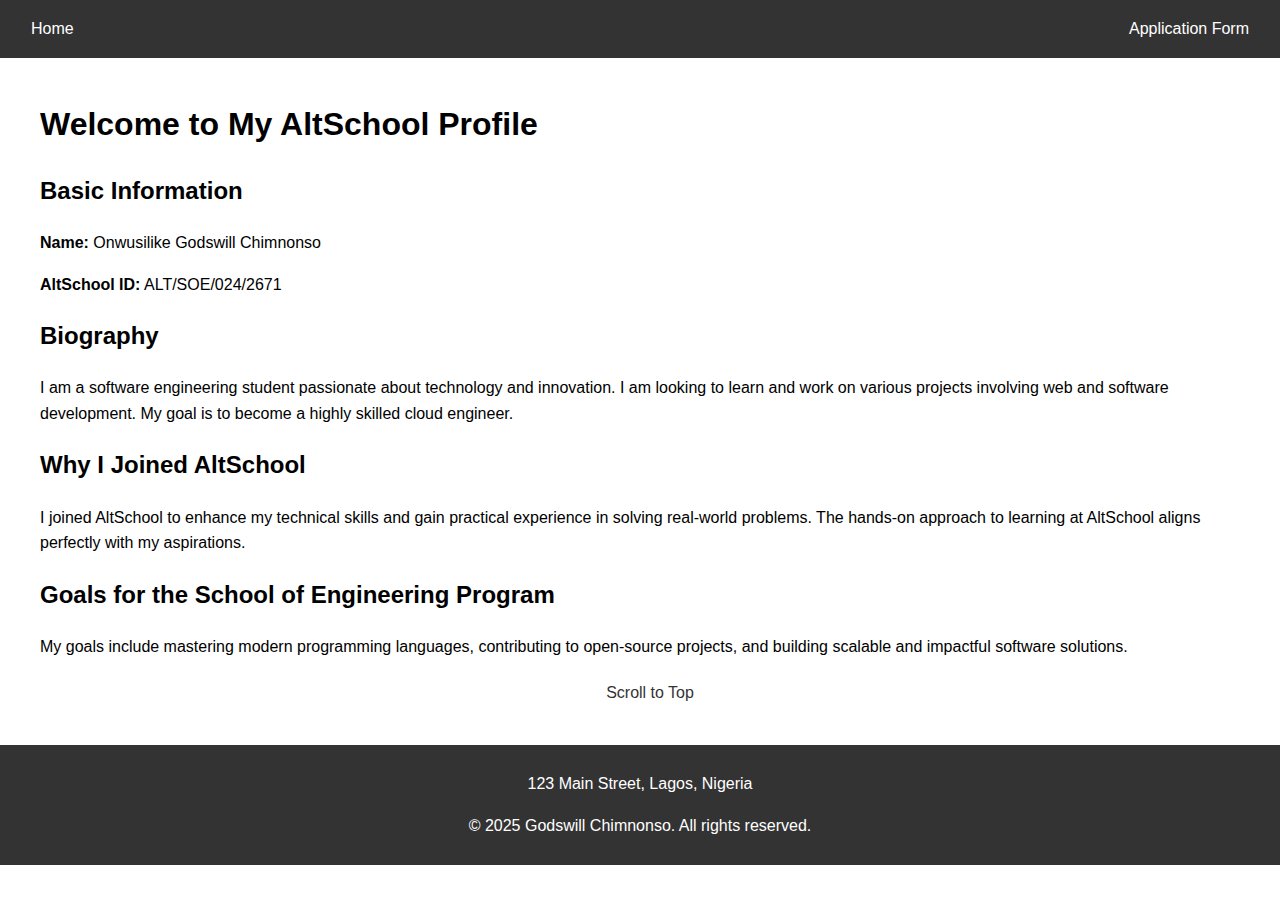
<file: Assigment1/index.html>
<!DOCTYPE html>
<html lang="en">
<head>
  <meta charset="UTF-8">
  <meta name="viewport" content="width=device-width, initial-scale=1.0">
  <title>My AltSchool Profile</title>
  <style>
    body {
      font-family: Arial, sans-serif;
      margin: 0;
      padding: 0;
      line-height: 1.6;
    }
    nav {
      background: #333;
      color: #fff;
      display: flex;
      justify-content: space-between;
      align-items: center;
      padding: 1em;
    }
    nav a {
      color: #fff;
      text-decoration: none;
      margin: 0 15px;
    }
    nav a:hover {
      text-decoration: underline;
    }
    .container {
      padding: 20px;
      margin-left: 20px;
    }
    footer {
      background: #333;
      color: #fff;
      text-align: center;
      padding: 10px 0;
      margin-top: 20px;
    }
    .scroll-top {
      display: block;
      margin-top: 20px;
      text-align: center;
    }
    .scroll-top a {
      text-decoration: none;
      color: #333;
    }
  </style>
</head>
<body>
  <nav>
    <a href="index.html">Home</a>
    <a href="form.html">Application Form</a>
  </nav>

  <div class="container">
    <h1>Welcome to My AltSchool Profile</h1>
    <h2>Basic Information</h2>
    <p><strong>Name:</strong> Onwusilike Godswill Chimnonso<p>
    <p><strong>AltSchool ID:</strong> ALT/SOE/024/2671</p>

    <h2>Biography</h2>
    <p>I am a software engineering student passionate about technology and innovation. I am looking to learn and work on various projects involving web and software development. My goal is to become a highly skilled cloud engineer.</p>

    <h2>Why I Joined AltSchool</h2>
    <p>I joined AltSchool to enhance my technical skills and gain practical experience in solving real-world problems. The hands-on approach to learning at AltSchool aligns perfectly with my aspirations.</p>

    <h2>Goals for the School of Engineering Program</h2>
    <p>My goals include mastering modern programming languages, contributing to open-source projects, and building scalable and impactful software solutions.</p>

    <div class="scroll-top">
      <a href="#top">Scroll to Top</a>
    </div>
  </div>

  <footer>
    <p>123 Main Street, Lagos, Nigeria</p>
    <p>&copy; 2025 Godswill Chimnonso. All rights reserved.</p>
  </footer>
</body>
</html>
</file>
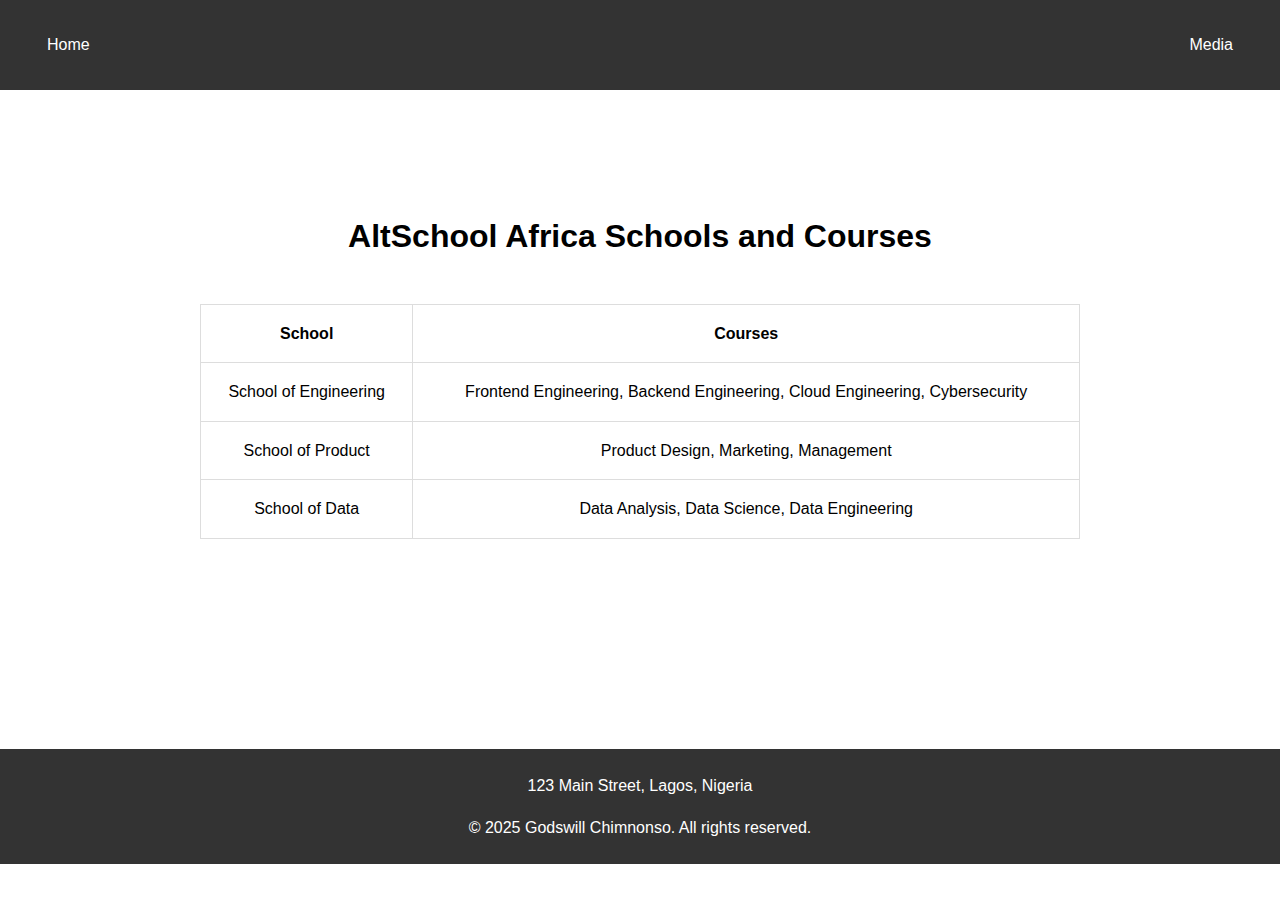
<file: Assigment2/index.html>
<!DOCTYPE html>
<html lang="en">
  <head>
    <meta charset="UTF-8" />
    <meta name="viewport" content="width=device-width, initial-scale=1.0" />
    <title>AltSchool Courses and Schools</title>
    <style>
      body {
        font-family: Arial, sans-serif;
        margin: 0;
        padding: 0;
        line-height: 1.6;
      }
      nav {
        background: #333;
        color: white;
        display: flex;
        justify-content: space-between;
        align-items: center;
        padding: 2em;
      }
      nav a {
        color: white;
        text-decoration: none;
        margin: 0 15px;
      }
      .container {
        padding: 200px;
        display: flex;
        flex-direction: column;
        align-items: center;
        margin-top: -100px;
      }
      table {
        width: 100%;
        border-collapse: collapse;
        margin: 20px;
      }
      table th,
      table td {
        border: 1px solid #ddd;
        padding: 16px;
        text-align: center;
      }
      table th {
        color: black;
      }
      footer {
        background: #333;
        color: white;
        text-align: center;
        padding: 8px 0;
        margin-top: -10px;
      }
    </style>
  </head>
  <body>
    <nav>
      <a href="table.html">Home</a>
      <a href="media.html">Media</a>
    </nav>
    <div class="container">
      <h1 style="text-align: center;">AltSchool Africa Schools and Courses</h1>
      <table>
        <thead>
          <tr>
            <th>School</th>
            <th>Courses</th>
          </tr>
        </thead>
        <tbody>
          <tr>
            <td>School of Engineering</td>
            <td>
              Frontend Engineering, Backend Engineering, Cloud Engineering,
              Cybersecurity
            </td>
          </tr>
          <tr>
            <td>School of Product</td>
            <td>Product Design, Marketing, Management</td>
          </tr>
          <tr>
            <td>School of Data</td>
            <td>Data Analysis, Data Science, Data Engineering</td>
          </tr>
        </tbody>
      </table>
    </div>

    <footer>
      <p>123 Main Street, Lagos, Nigeria</p>
      <p>&copy; 2025 Godswill Chimnonso. All rights reserved.</p>
    </footer>
  </body>
</html>
</file>
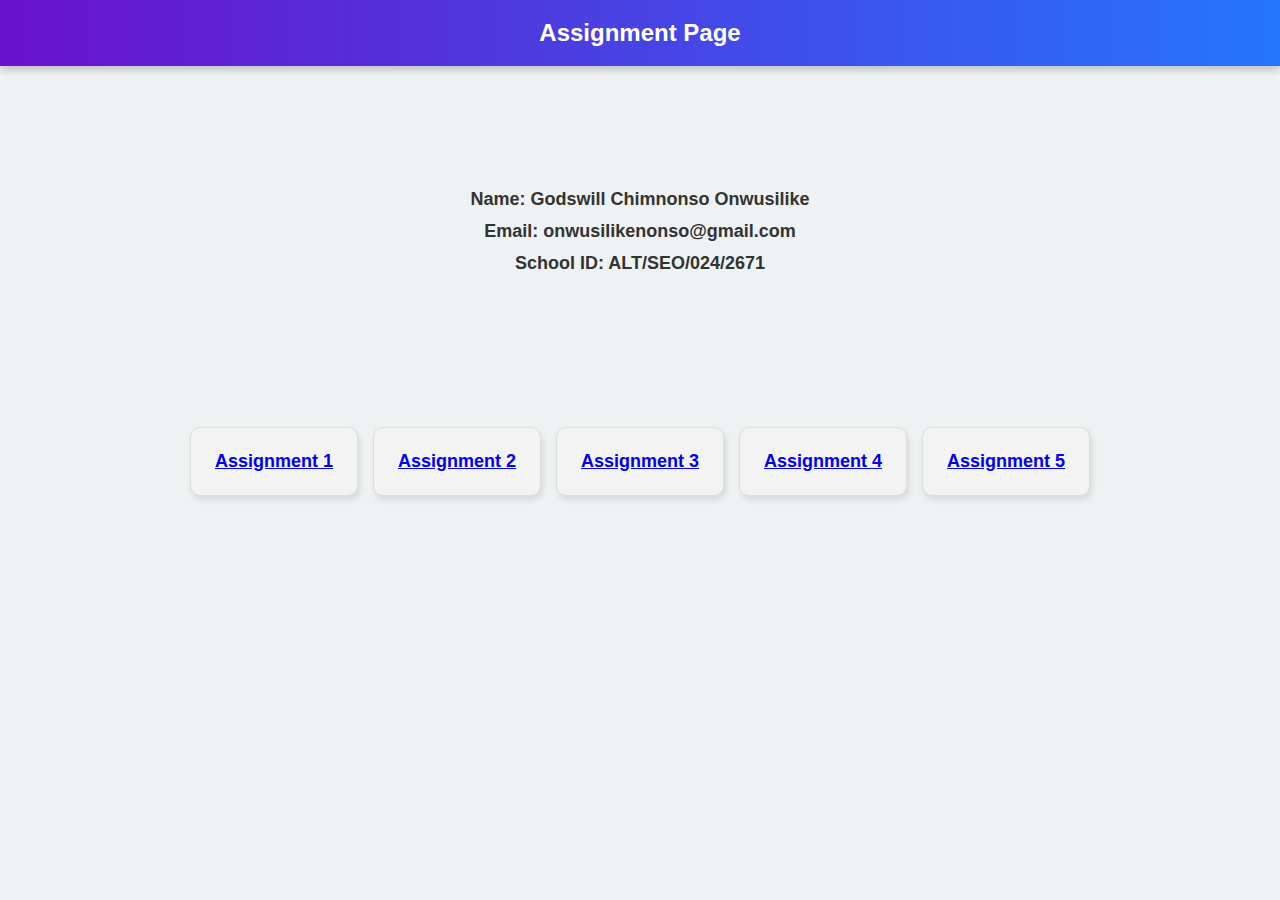
<file: CSS/index.html>
<!DOCTYPE html>
<html lang="en">
  <head>
    <meta charset="UTF-8" />
    <meta name="viewport" content="width=device-width, initial-scale=1.0" />
    <title>Assignment Page</title>
    <style>
      * {
        margin: 0;
        padding: 0;
        box-sizing: border-box;
      }

      body {
        font-family: "Lato", sans-serif;
        background-color: #eef2f3;
        color: #1d2c3c;
        text-align: center;
        line-height: 1.5;
      }

      .header {
        background: linear-gradient(to right, #6a11cb, #2575fc);
        color: white;
        padding: 15px 1rem;
        text-align: center;
        font-size: 24px;
        font-weight: bold;
        box-shadow: 0px 4px 8px rgba(0, 0, 0, 0.2);
      }

      .info {
        margin-top: 120px;
        font-size: 18px;
        color: #333;
        font-weight: bold;
      }

      .info p {
        margin: 5px 0;
      }

      /* Container for Assignments */
      .container {
        display: grid;
        grid-template-columns: repeat(5, 1fr);
        gap: 15px;
        margin: 150px auto;
        max-width: 900px;
        transition: background-color 0.3s ease-in-out;
      }

      .column {
        background-color: #f3f3f3;
        padding: 20px;
        text-align: center;
        border-radius: 10px;
        border: 1px solid #ddd;
        box-shadow: 2px 4px 6px rgba(0, 0, 0, 0.1);
        font-size: 18px;
        font-weight: bold;
        color: #333;
      }

      /* Responsive for small screens */
      @media (max-width: 600px) {
        .container {
          grid-template-columns: repeat(2, 1fr);
        }
      }
    </style>
  </head>
  <body>
    <!-- Header -->
    <header class="header">Assignment Page</header>

    <!-- Student Info -->
    <div class="info">
      <p>Name: Godswill Chimnonso Onwusilike</p>
      <p>Email: onwusilikenonso@gmail.com</p>
      <p>School ID: ALT/SEO/024/2671</p>
    </div>

    <!-- Assignment Columns -->
    <div class="container">
      <div class="column"><a href="assignment1.html">Assignment 1</a></div>
      <div class="column"><a href="assignment2.html">Assignment 2</a></div>
      <div class="column"><a href="assignment3.html">Assignment 3</a></div>
      <div class="column"><a href="assignment4.html">Assignment 4</a></div>
      <div class="column"><a href="assignment5.html">Assignment 5</a></div>
    </div>
  </body>
</html>
</file>
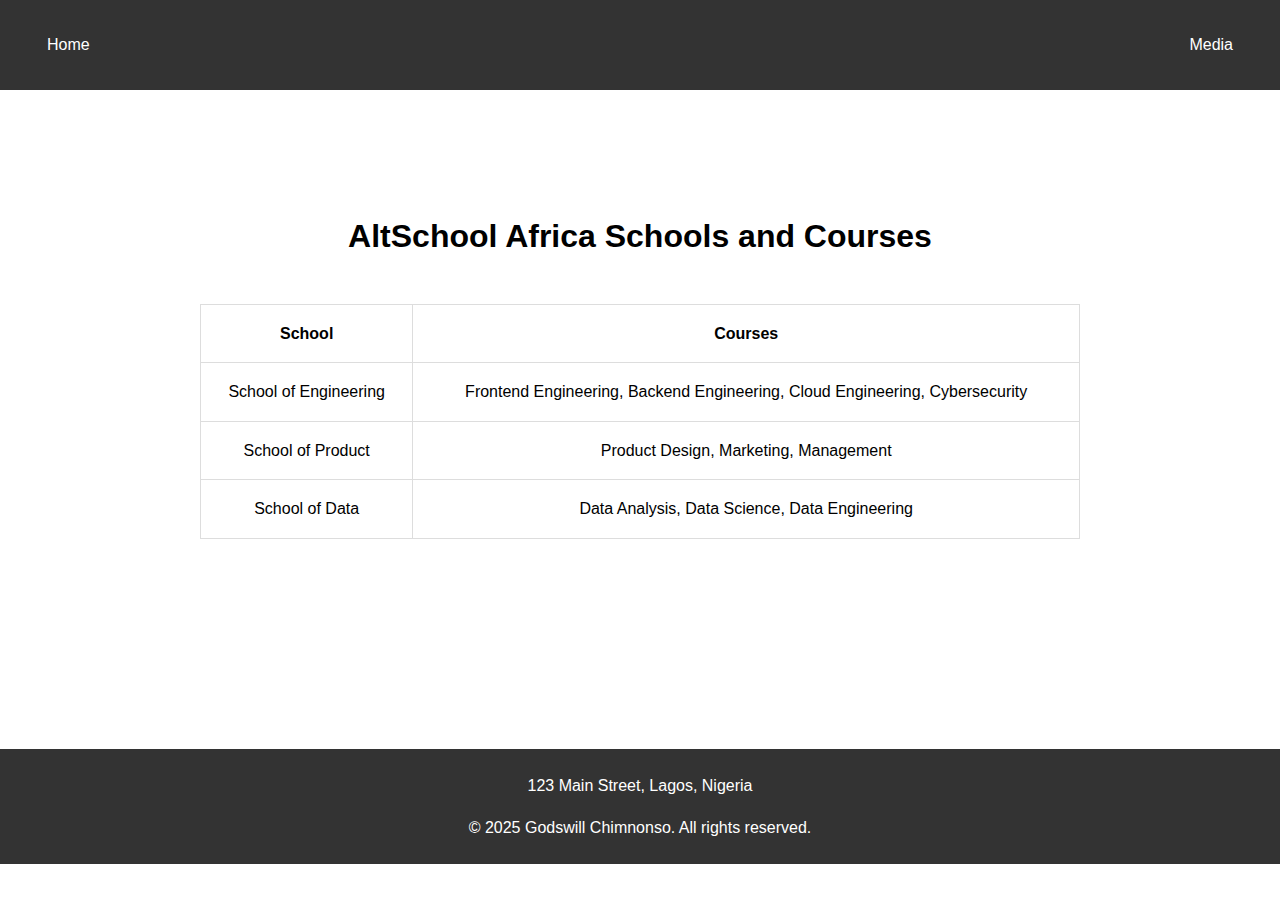
<file: First_Semester/Assigment2/index.html>
<!DOCTYPE html>
<html lang="en">
  <head>
    <meta charset="UTF-8" />
    <meta name="viewport" content="width=device-width, initial-scale=1.0" />
    <title>AltSchool Courses and Schools</title>
    <style>
      body {
        font-family: Arial, sans-serif;
        margin: 0;
        padding: 0;
        line-height: 1.6;
      }
      nav {
        background: #333;
        color: white;
        display: flex;
        justify-content: space-between;
        align-items: center;
        padding: 2em;
      }
      nav a {
        color: white;
        text-decoration: none;
        margin: 0 15px;
      }
      .container {
        padding: 200px;
        display: flex;
        flex-direction: column;
        align-items: center;
        margin-top: -100px;
      }
      table {
        width: 100%;
        border-collapse: collapse;
        margin: 20px;
      }
      table th,
      table td {
        border: 1px solid #ddd;
        padding: 16px;
        text-align: center;
      }
      table th {
        color: black;
      }
      footer {
        background: #333;
        color: white;
        text-align: center;
        padding: 8px 0;
        margin-top: -10px;
      }
    </style>
  </head>
  <body>
    <nav>
      <a href="index.html">Home</a>
      <a href="media.html">Media</a>
    </nav>
    <div class="container">
      <h1 style="text-align: center;">AltSchool Africa Schools and Courses</h1>
      <table>
        <thead>
          <tr>
            <th>School</th>
            <th>Courses</th>
          </tr>
        </thead>
        <tbody>
          <tr>
            <td>School of Engineering</td>
            <td>
              Frontend Engineering, Backend Engineering, Cloud Engineering,
              Cybersecurity
            </td>
          </tr>
          <tr>
            <td>School of Product</td>
            <td>Product Design, Marketing, Management</td>
          </tr>
          <tr>
            <td>School of Data</td>
            <td>Data Analysis, Data Science, Data Engineering</td>
          </tr>
        </tbody>
      </table>
    </div>

    <footer>
      <p>123 Main Street, Lagos, Nigeria</p>
      <p>&copy; 2025 Godswill Chimnonso. All rights reserved.</p>
    </footer>
  </body>
</html>
</file>
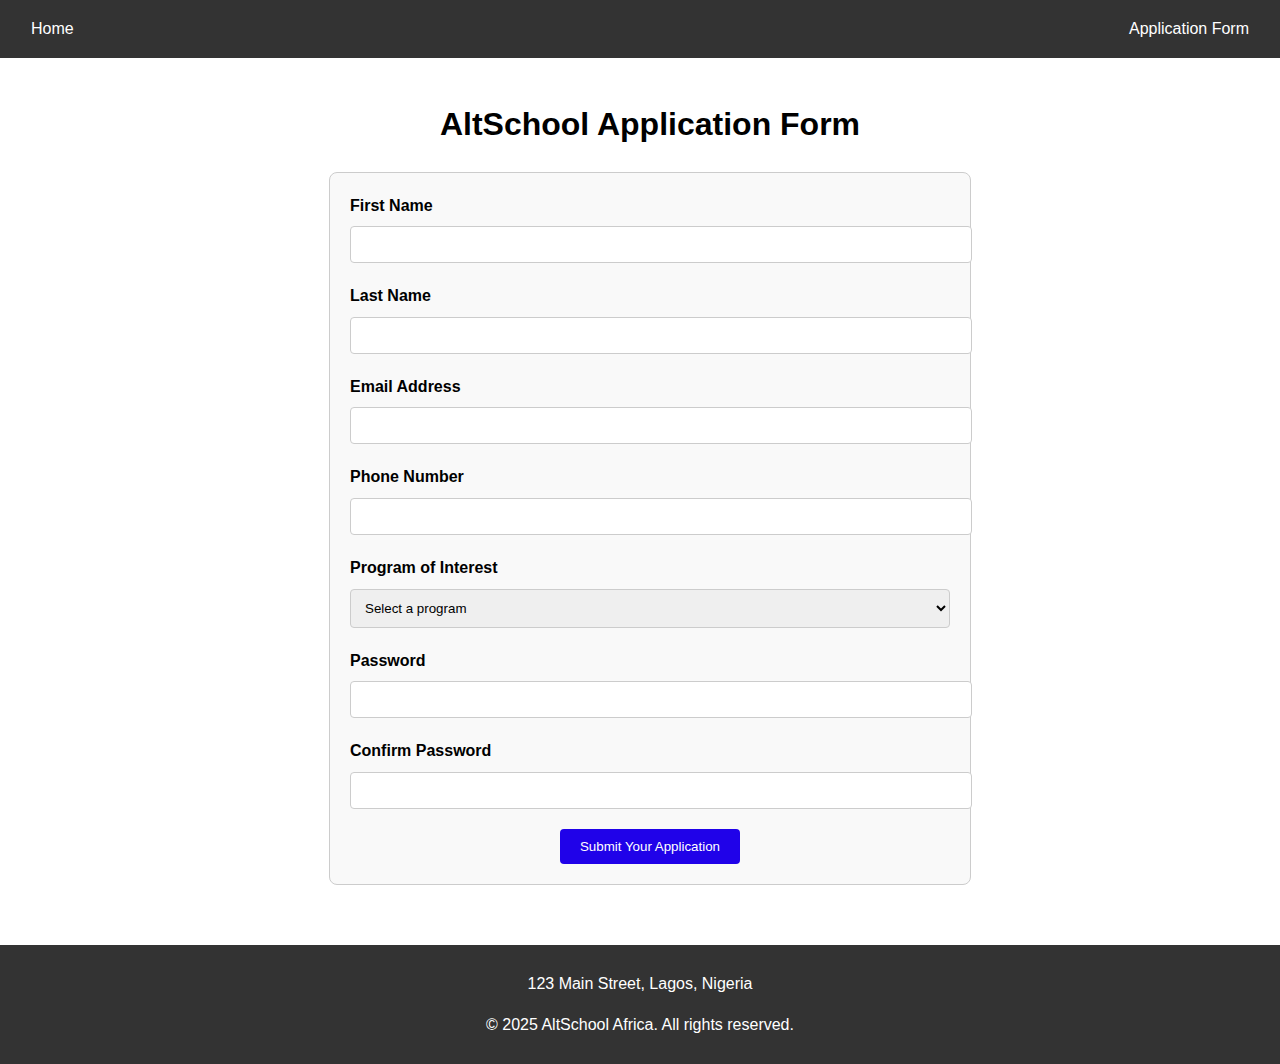
<file: Assigment1/form.html>
<!DOCTYPE html>
<html lang="en">
<head>
  <meta charset="UTF-8">
  <meta name="viewport" content="width=device-width, initial-scale=1.0">
  <title>AltSchool Application Form</title>
  <style>
    body {
      font-family: Arial, sans-serif;
      margin: 0;
      padding: 0;
      line-height: 1.6;
    }
    nav {
      background: #333;
      color: #fff;
      display: flex;
      justify-content: space-between;
      align-items: center;
      padding: 1em;
    }
    nav a {
      color: #fff;
      text-decoration: none;
      margin: 0 15px;
    }
    nav a:hover {
      text-decoration: underline;
    }
    .container {
      padding: 20px;
      margin-left: 20px;
    }
    .heading {
      text-align: center;
      margin: 0;
    }
    footer {
      background: #333;
      color: #fff;
      text-align: center;
      padding: 10px 0;
      margin-top: 20px;
    }
    form {
      max-width: 600px;
      margin: 20px auto;
      padding: 20px;
      border: 1px solid #ccc;
      border-radius: 8px;
      background: #f9f9f9;
    }
    form label {
      display: block;
      margin-bottom: 8px;
      font-weight: bold;
    }
    form input, form select {
      width: 100%;
      padding: 10px;
      margin-bottom: 20px;
      border: 1px solid #ccc;
      border-radius: 4px;
    }
    form button {
      padding: 10px 20px;
      background: #2002e9;
      color: #fff;
      border: none;
      border-radius: 4px;
      cursor: pointer;
      margin: auto;
      display: block;
    }
    form button:hover {
      background: #555;
    }
  </style>
</head>
<body>
  <nav>
    <a href="index.html">Home</a>
    <a href="form.html">Application Form</a>
  </nav>

  <div class="container">
    <div class="heading">
        <h1>AltSchool Application Form</h1>
    </div>
    <form action="#" method="post">
      <label for="first-name">First Name</label>
      <input type="text" id="first-name" name="first-name" required>

      <label for="last-name">Last Name</label>
      <input type="text" id="last-name" name="last-name" required>

      <label for="email">Email Address</label>
      <input type="email" id="email" name="email" required>

      <label for="phone">Phone Number</label>
      <input type="tel" id="phone" name="phone" required>

      <label for="program">Program of Interest</label>
      <select id="program" name="program" required>
        <option value="">Select a program</option>
        <option value="frontend">Frontend Development</option>
        <option value="backend">Backend Development</option>
        <option value="cloud">Cloud Engineering</option>
      </select>

      <label for="password">Password</label>
      <input type="password" id="password" name="password" required>

      <label for="confirm-password">Confirm Password</label>
      <input type="password" id="confirm-password" name="confirm-password" required>

      <button type="submit">Submit Your Application</button>
    </form>
  </div>

  <footer>
    <p>123 Main Street, Lagos, Nigeria</p>
    <p>&copy; 2025 AltSchool Africa. All rights reserved.</p>
  </footer>
</body>
</html>
</file>
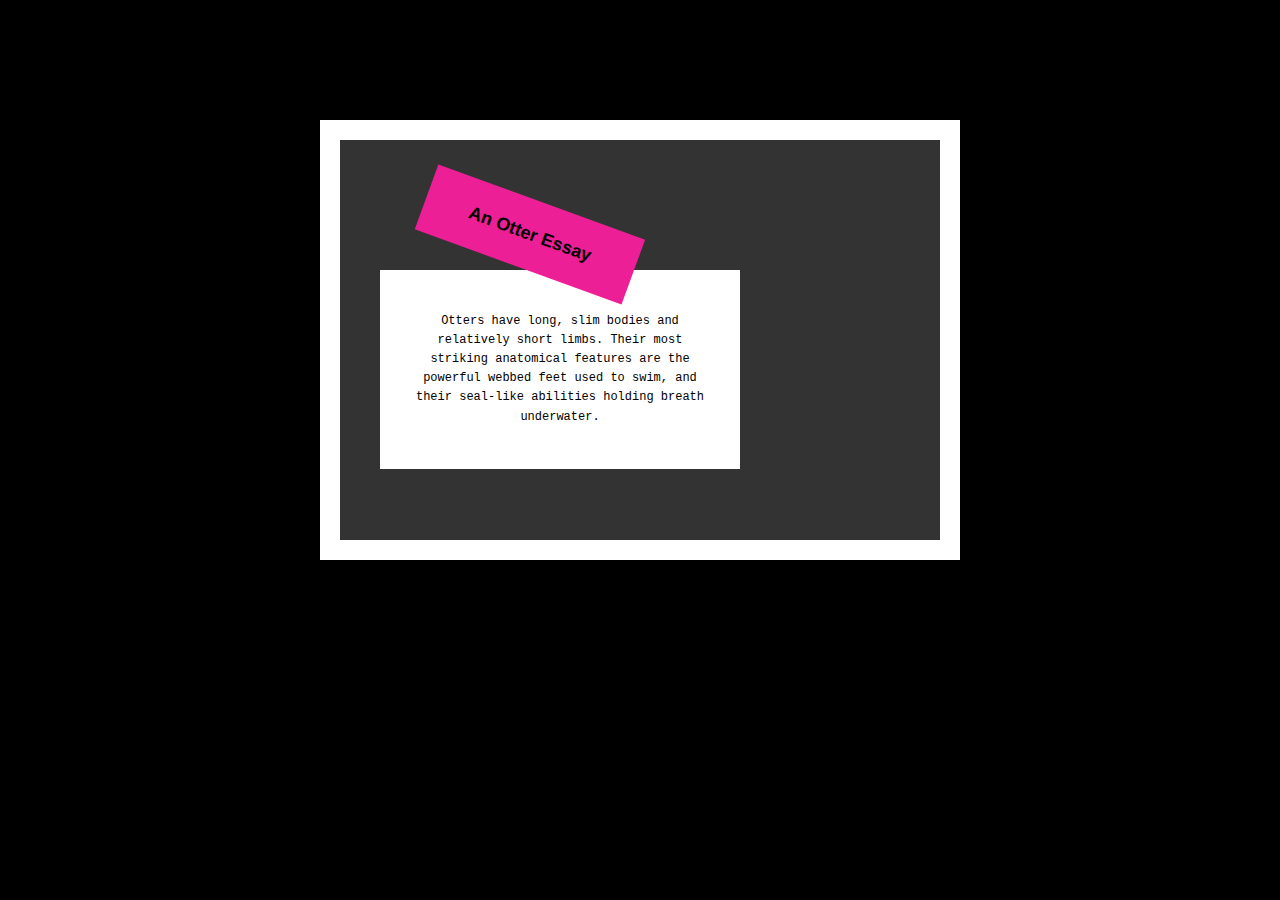
<file: CSS/assignment1.html>
<!DOCTYPE html>
<html lang="en">
    <head>
        <meta charset="utf-8">
        <meta http-equiv="X-UA-Compatible" content="IE=edge">
        <title> Assignment 1</title>
        <meta name="description" content="">
        <meta name="viewport" content="width=device-width, initial-scale=1">
        <style>
            body {
                font-family: sans-serif;
                margin: 0;
                padding: 0;
                line-height: 1.6;
                background-color: black;
              }
            .container {
                background-color: #333;
                height: 400px;
                width: 600px;
                margin: 120px auto;
                border: 20px solid white;
            }
            .header {
                background-color: rgb(237, 31, 151);
                padding: 5px;
                text-align: center;
                font-size: 12px;
                margin: 60px 300px 1px 80px;
                transform: rotate(20deg);
            }
            .content {
                background-color: white;
                font-family: 'Courier New', Courier, monospace;
                padding: 30px;
                text-align: center;
                font-size: 12px;
                margin: 0px 200px 0px 40px;
            }
        </style>
    </head>
    <body>
        <div class="container">
            <div class="header">
                <h2> An Otter Essay</h2>
            </div>
            <div class="content">
                <p>
                    Otters have long, slim bodies and relatively short limbs. Their most striking anatomical features are the powerful webbed feet used to swim, and their seal-like abilities holding breath underwater.
                </p>
            </div>
        </div>
    </body>
</html>
</file>
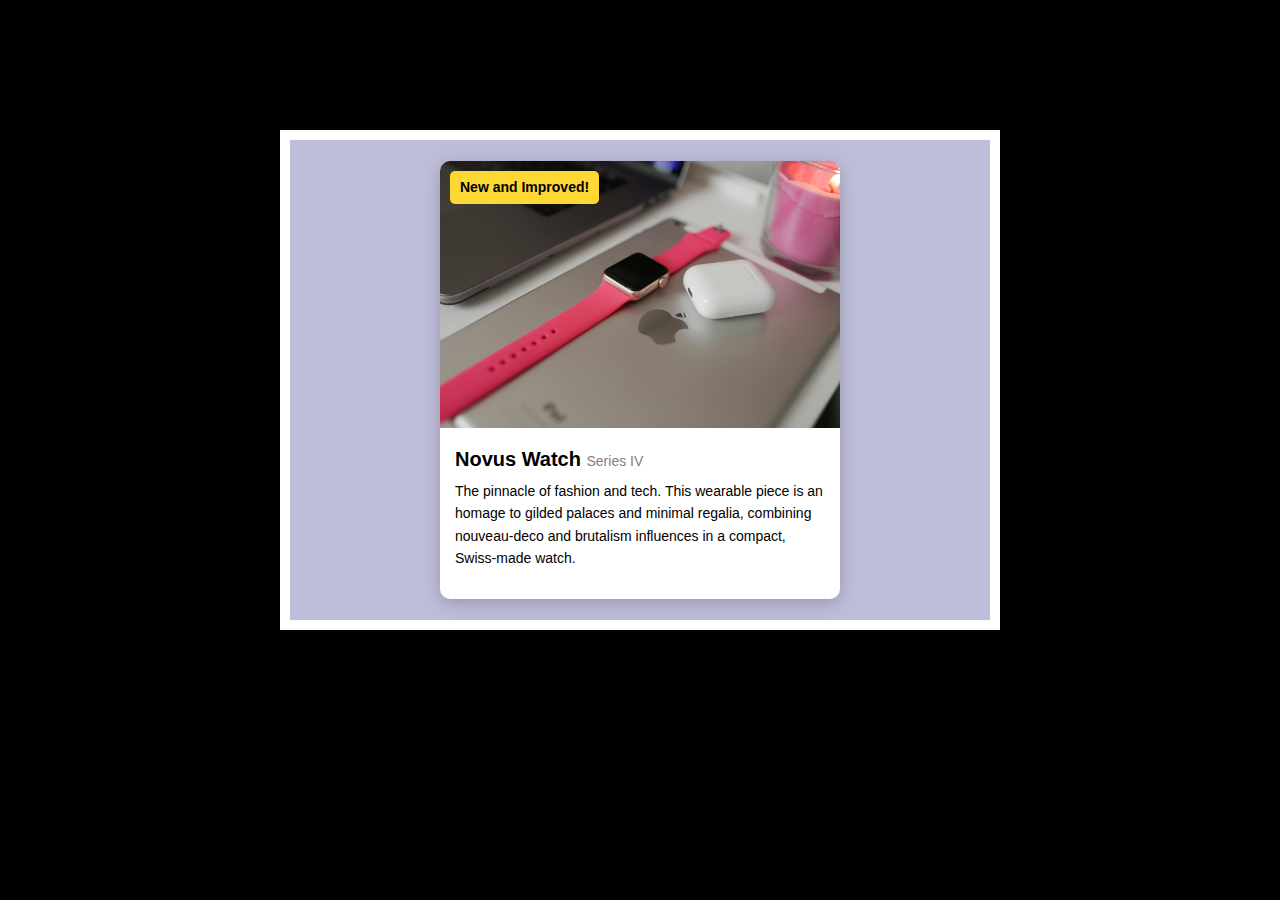
<file: CSS/assignment3.html>
<!DOCTYPE html>
<html lang="en">
<head>
    <meta charset="UTF-8">
    <meta name="viewport" content="width=device-width, initial-scale=1.0">
    <title>Novus Watch</title>
    <style>
        body {
            display: flex;
            justify-content: center;
            align-items: center;
            line-height: 1.6;
            background-color: black;
            margin: 0;
            padding: 0%;
            font-family: Arial, sans-serif;
        }
        
        .container {
            display: flex;
            justify-content: center;
            align-items: center;
            width: 700%;
            height: 480px;
            width: 700px;
            margin: 130px auto;
            border: 10px solid white;
            background-color: #bebdd9;
        }
        
        .card {
            background-color: white;
            width: 400px;
            border-radius: 10px;
            overflow: hidden;
            box-shadow: 0 4px 15px rgba(0, 0, 0, 0.2);
            position: relative;
        }
        
        .badge {
            background-color: #fdd835;
            color: black;
            font-weight: bold;
            font-size: 14px;
            padding: 5px 10px;
            border-radius: 5px;
            position: absolute;
            top: 10px;
            left: 10px;
        }
        
        .image img {
            width: 100%;
            display: block;
        }
        
        .info {
            padding: 15px;
            text-align: left;
        }
        
        h2 {
            font-size: 20px;
            margin: 0;
        }
        
        h2 span {
            font-size: 14px;
            color: gray;
            font-weight: normal;
        }
        
        p {
            font-size: 14px;
            color: black;
            margin-top: 5px;
        }
        
    </style>
</head>
<body>
    <div class="container">
        <div class="card">
            <div class="badge">New and Improved!</div>
            <div class="image">
                <img src="assets/watch.jpg" alt="Novus Watch">
            </div>
            <div class="info">
                <h2>Novus Watch <span>Series IV</span></h2>
                <p>The pinnacle of fashion and tech. This wearable piece is an homage to gilded palaces and minimal regalia, combining nouveau-deco and brutalism influences in a compact, Swiss-made watch.</p>
            </div>
        </div>
    </div>
</body>
</html>
</file>
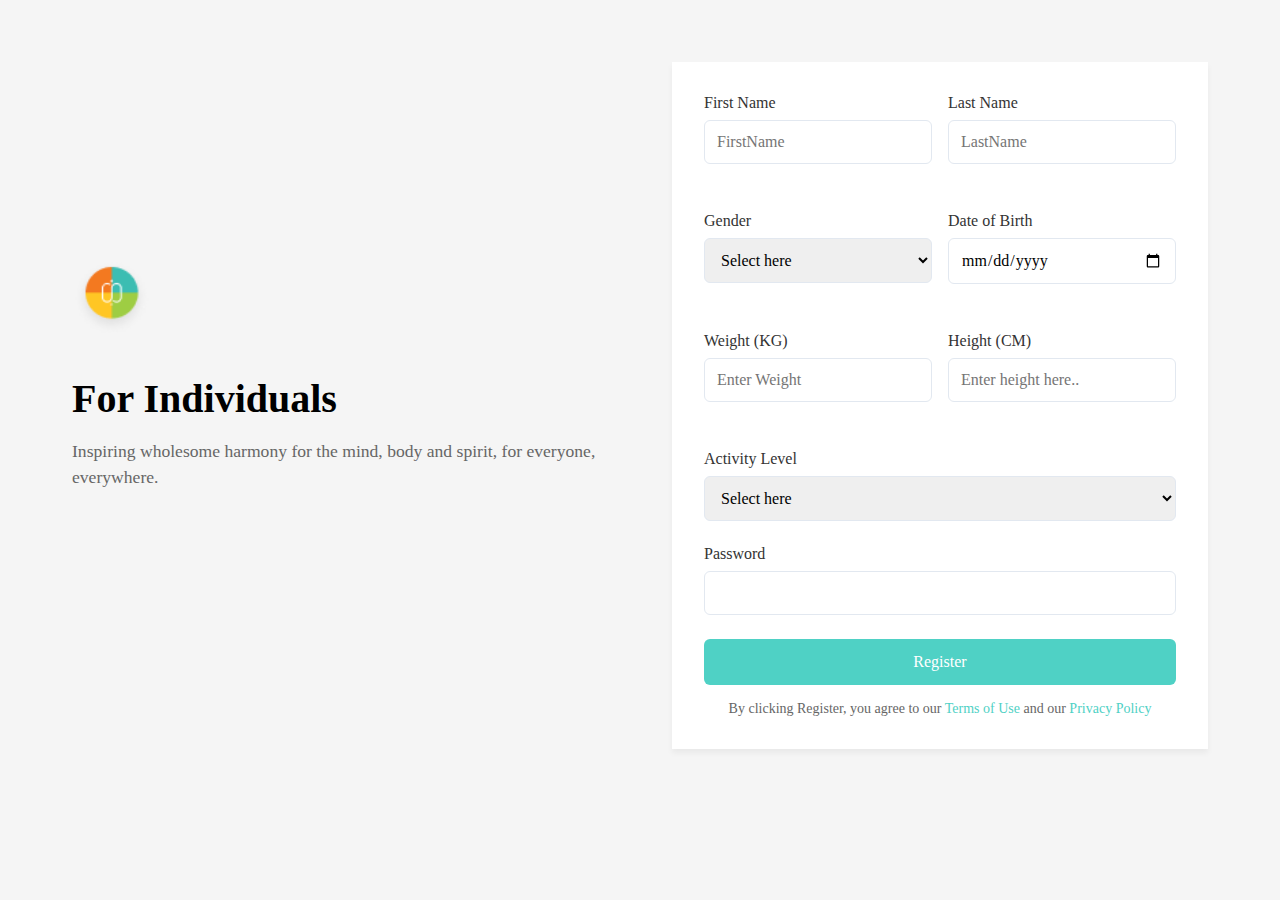
<file: CSS/assignment4.html>
<!DOCTYPE html>
<html lang="en">
<head>
    <meta charset="UTF-8">
    <meta name="viewport" content="width=device-width, initial-scale=1.0">
    <title>Assignmnet 4</title>
    <link rel="stylesheet" href="assign4.css">
</head>
<body>
    <main class="container">
        <div class="left-section">
            <img src="assets/Logo.png" alt="Logo" class="logo">
            <h1>For Individuals</h1>
            <p>Inspiring wholesome harmony for the mind, body and spirit, for everyone, everywhere.</p>
        </div>

        <section class="form-section">
            <form>
                <div class="form-row">
                    <div class="form-group">
                        <label for="firstName">First Name</label>
                        <input type="text" id="firstName" placeholder="FirstName">
                    </div>
                    <div class="form-group">
                        <label for="lastName">Last Name</label>
                        <input type="text" id="lastName" placeholder="LastName">
                    </div>
                </div>

                <div class="form-row">
                    <div class="form-group">
                        <label for="gender">Gender</label>
                        <select id="gender">
                            <option value="" disabled selected>Select here</option>
                            <option value="male">Male</option>
                            <option value="female">Female</option>
                            <option value="other">Other</option>
                        </select>
                    </div>
                    <div class="form-group">
                        <label for="dob">Date of Birth</label>
                        <div class="date-input">
                            <input type="date" id="dob">
                        </div>
                    </div>
                </div>

                <div class="form-row">
                    <div class="form-group">
                        <label for="weight">Weight (KG)</label>
                        <input type="number" id="weight" placeholder="Enter Weight">
                    </div>
                    <div class="form-group">
                        <label for="height">Height (CM)</label>
                        <input type="number" id="height" placeholder="Enter height here..">
                    </div>
                </div>

                <div class="form-group">
                    <label for="activity">Activity Level</label>
                    <select id="activity">
                        <option value="" disabled selected>Select here</option>
                        <option value="low">Low</option>
                        <option value="moderate">Moderate</option>
                        <option value="high">High</option>
                    </select>
                </div>

                <div class="form-group">
                    <label for="password">Password</label>
                    <div class="password-input">
                        <input type="password" id="password">
                    </div>
                </div>

                <button type="submit">Register</button>

                <p class="terms">
                    By clicking Register, you agree to our 
                    <a href="#">Terms of Use</a> and our 
                    <a href="#">Privacy Policy</a>
                </p>
            </form>
          </section>
      </main>
</body>
</html>
</file>
<file: CSS/assign4.css>
* {
    margin: 0;
    padding: 0;
    box-sizing: border-box;
    font-family: "Lato"
  }
  
  body {
    background-color: #f5f5f5;
    min-height: 100vh;
  }
  
  .container {
    max-width: 1200px;
    margin: 0 auto;
    padding: 2rem;
    display: grid;
    grid-template-columns: 1fr 1fr;
    gap: 4rem;
    align-items: center;
  }
  
  .logo {
    width: 80px;
    height: 80px;
    border-radius: 50%;
    margin-bottom: 2rem;
  }
  
  .left-section h1 {
    font-size: 2.5rem;
    margin-bottom: 1rem;
  }
  
  .left-section p {
    color: #666;
    font-size: 1.1rem;
    line-height: 1.5;
    margin-bottom: 2rem;
  }
  
  .tag {
    background-color: #f3e8ff;
    color: #9333ea;
    padding: 0.5rem 1rem;
    border-radius: 4px;
    display: inline-block;
    font-size: 0.875rem;
  }
  
  .form-section {
    background: white;
    padding: 2rem;
    margin-top: 30px;
    box-shadow: 0 4px 6px rgba(0, 0, 0, 0.05);
  }
  
  .form-row {
    display: grid;
    grid-template-columns: 1fr 1fr;
    gap: 1rem;
    margin-bottom: 1.5rem;
  }
  
  .form-group {
    margin-bottom: 1.5rem;
  }
  
  label {
    display: block;
    margin-bottom: 0.5rem;
    color: #333;
    font-weight: 500;
  }
  
  input, select {
    width: 100%;
    padding: 0.75rem;
    border: 1px solid #e2e8f0;
    border-radius: 0.375rem;
    font-size: 1rem;
    outline: none;
    transition: border-color 0.2s;
  }
  
  input:focus, select:focus {
    border-color: #4fd1c5;
  }
  
  .date-input, .password-input {
    position: relative;
  }
  
  .calendar-icon, .eye-icon {
    position: absolute;
    right: 1rem;
    top: 50%;
    transform: translateY(-50%);
    color: #888;
    cursor: pointer;
  }
  
  button {
    width: 100%;
    padding: 0.875rem;
    background-color: #4fd1c5;
    color: white;
    border: none;
    border-radius: 0.375rem;
    font-size: 1rem;
    cursor: pointer;
    transition: background-color 0.2s;
    margin-bottom: 1rem;
  }
  
  button:hover {
    background-color: #3bb3a7;
  }
  
  .terms {
    text-align: center;
    font-size: 0.875rem;
    color: #666;
  }
  
  .terms a {
    color: #4fd1c5;
    text-decoration: none;
  }
  
  .terms a:hover {
    text-decoration: underline;
  }
  
  /* Mobile Responsive Styles */
  @media (max-width: 768px) {
    .container {
        grid-template-columns: 1fr;
        gap: 2rem;
        padding: 1rem;
    }
  
    .left-section {
        text-align: left;
        padding: 0 1rem;
    }
  
    .left-section h1 {
        font-size: 2rem;
    }
  
    .form-section {
        padding: 1.5rem;
        border-radius: 0.75rem;
    }
  
    .form-row {
        grid-template-columns: 1fr;
    }
  }
  
  /* Status Bar Styles for Mobile */
  @media (max-width: 768px) {
    body::before {
        content: '';
        display: block;
        height: 44px;
        background-color: white;
        position: sticky;
        top: 0;
        z-index: 100;
    }
  }
</file>
